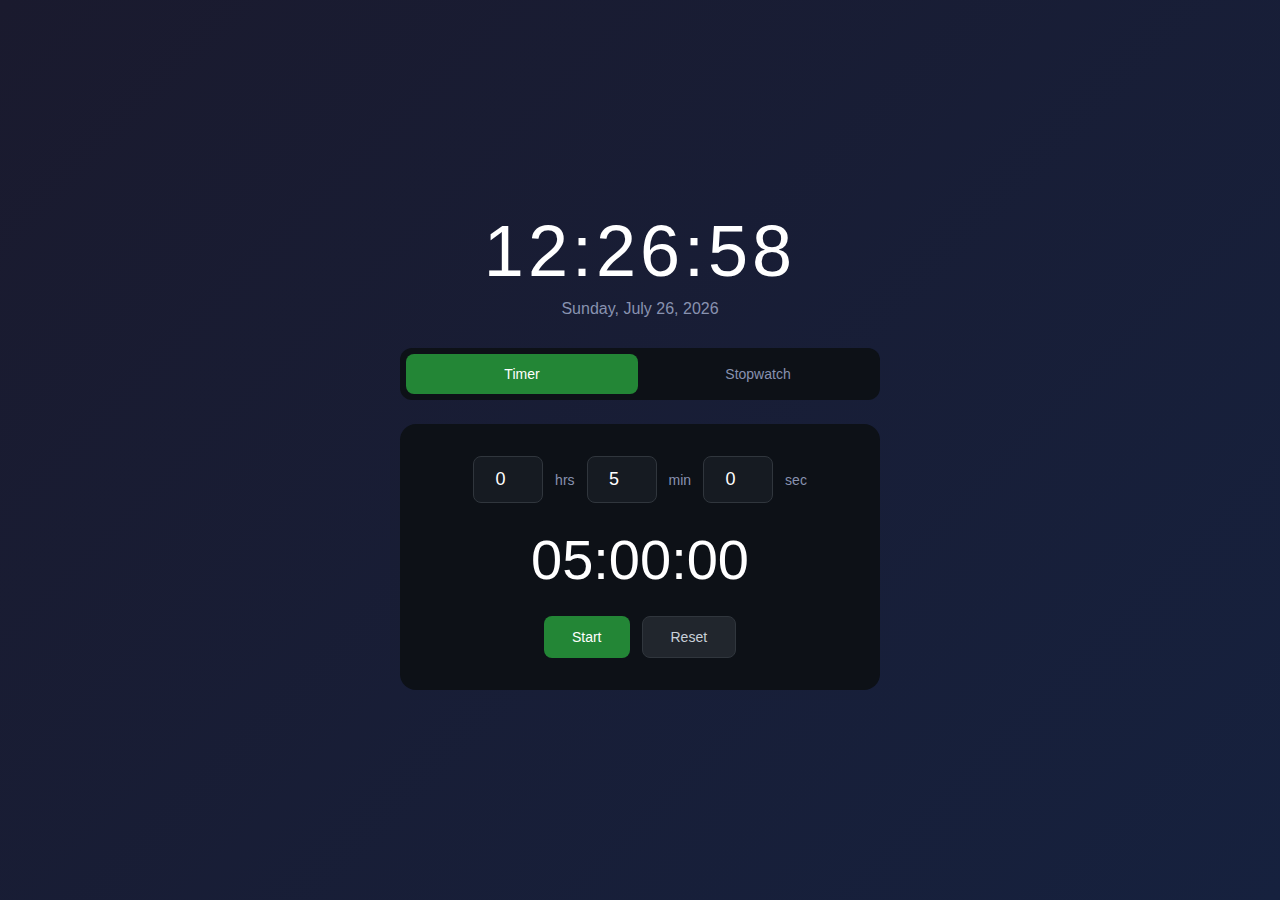
<file: index.html>
<!DOCTYPE html>
<html lang="en">
<head>
    <meta charset="UTF-8">
    <meta name="viewport" content="width=device-width, initial-scale=1.0">
    <title>Clock & Timer</title>
    <style>
        * {
            margin: 0;
            padding: 0;
            box-sizing: border-box;
        }

        body {
            font-family: -apple-system, BlinkMacSystemFont, 'Segoe UI', Roboto, sans-serif;
            background: linear-gradient(135deg, #1a1a2e 0%, #16213e 100%);
            min-height: 100vh;
            display: flex;
            justify-content: center;
            align-items: center;
            padding: 20px;
        }

        .container {
            width: 100%;
            max-width: 480px;
        }

        .clock-display {
            text-align: center;
            margin-bottom: 30px;
        }

        .clock-time {
            font-size: 72px;
            font-weight: 300;
            color: #fff;
            letter-spacing: 4px;
            font-variant-numeric: tabular-nums;
        }

        .clock-date {
            font-size: 16px;
            color: #8892b0;
            margin-top: 8px;
        }

        .tabs {
            display: flex;
            gap: 4px;
            background: #0d1117;
            padding: 6px;
            border-radius: 12px;
            margin-bottom: 24px;
        }

        .tab {
            flex: 1;
            padding: 12px 16px;
            border: none;
            background: transparent;
            color: #8892b0;
            font-size: 14px;
            font-weight: 500;
            cursor: pointer;
            border-radius: 8px;
            transition: all 0.2s ease;
        }

        .tab.active {
            background: #238636;
            color: #fff;
        }

        .tab:hover:not(.active) {
            background: rgba(255, 255, 255, 0.05);
            color: #c9d1d9;
        }

        .panel {
            background: #0d1117;
            border-radius: 16px;
            padding: 32px;
            display: none;
        }

        .panel.active {
            display: block;
        }

        .timer-display {
            font-size: 56px;
            font-weight: 300;
            color: #fff;
            text-align: center;
            font-variant-numeric: tabular-nums;
            margin-bottom: 24px;
        }

        .timer-input-group {
            display: flex;
            justify-content: center;
            gap: 12px;
            margin-bottom: 24px;
        }

        .timer-input-group input {
            width: 70px;
            padding: 12px;
            border: 1px solid #30363d;
            background: #161b22;
            border-radius: 8px;
            color: #fff;
            font-size: 18px;
            text-align: center;
        }

        .timer-input-group input:focus {
            outline: none;
            border-color: #238636;
        }

        .timer-input-group span {
            color: #8892b0;
            font-size: 14px;
            align-self: center;
        }

        .controls {
            display: flex;
            justify-content: center;
            gap: 12px;
        }

        .btn {
            padding: 12px 28px;
            border: none;
            border-radius: 8px;
            font-size: 14px;
            font-weight: 500;
            cursor: pointer;
            transition: all 0.2s ease;
        }

        .btn-primary {
            background: #238636;
            color: #fff;
        }

        .btn-primary:hover {
            background: #2ea043;
        }

        .btn-secondary {
            background: #21262d;
            color: #c9d1d9;
            border: 1px solid #30363d;
        }

        .btn-secondary:hover {
            background: #30363d;
        }

        .lap-list {
            max-height: 200px;
            overflow-y: auto;
            margin-top: 20px;
        }

        .lap-item {
            display: flex;
            justify-content: space-between;
            padding: 10px 16px;
            background: #161b22;
            border-radius: 8px;
            margin-bottom: 8px;
            color: #c9d1d9;
            font-size: 14px;
        }

        .lap-number {
            color: #8b949e;
        }

        .lap-time {
            font-variant-numeric: tabular-nums;
        }

        ::-webkit-scrollbar {
            width: 6px;
        }

        ::-webkit-scrollbar-track {
            background: #161b22;
            border-radius: 3px;
        }

        ::-webkit-scrollbar-thumb {
            background: #30363d;
            border-radius: 3px;
        }
    </style>
</head>
<body>
    <div class="container">
        <div class="clock-display">
            <div class="clock-time" id="clockTime">00:00:00</div>
            <div class="clock-date" id="clockDate"></div>
        </div>

        <div class="tabs">
            <button class="tab active" data-tab="timer">Timer</button>
            <button class="tab" data-tab="stopwatch">Stopwatch</button>
        </div>

        <div class="panel active" id="timerPanel">
            <div class="timer-input-group" id="timerInputGroup">
                <input type="number" id="hours" placeholder="00" min="0" max="99" value="0">
                <span>hrs</span>
                <input type="number" id="minutes" placeholder="00" min="0" max="59" value="5">
                <span>min</span>
                <input type="number" id="seconds" placeholder="00" min="0" max="59" value="0">
                <span>sec</span>
            </div>
            <div class="timer-display" id="timerDisplay">05:00:00</div>
            <div class="controls">
                <button class="btn btn-primary" id="timerStartBtn">Start</button>
                <button class="btn btn-secondary" id="timerResetBtn">Reset</button>
            </div>
        </div>

        <div class="panel" id="stopwatchPanel">
            <div class="timer-display" id="stopwatchDisplay">00:00:00</div>
            <div class="controls">
                <button class="btn btn-primary" id="stopwatchStartBtn">Start</button>
                <button class="btn btn-secondary" id="lapBtn">Lap</button>
                <button class="btn btn-secondary" id="stopwatchResetBtn">Reset</button>
            </div>
            <div class="lap-list" id="lapList"></div>
        </div>
    </div>

    <script>
        const clockTime = document.getElementById('clockTime');
        const clockDate = document.getElementById('clockDate');
        const tabs = document.querySelectorAll('.tab');
        const panels = document.querySelectorAll('.panel');

        const timerDisplay = document.getElementById('timerDisplay');
        const timerInputGroup = document.getElementById('timerInputGroup');
        const hoursInput = document.getElementById('hours');
        const minutesInput = document.getElementById('minutes');
        const secondsInput = document.getElementById('seconds');
        const timerStartBtn = document.getElementById('timerStartBtn');
        const timerResetBtn = document.getElementById('timerResetBtn');

        const stopwatchDisplay = document.getElementById('stopwatchDisplay');
        const stopwatchStartBtn = document.getElementById('stopwatchStartBtn');
        const lapBtn = document.getElementById('lapBtn');
        const stopwatchResetBtn = document.getElementById('stopwatchResetBtn');
        const lapList = document.getElementById('lapList');

        let timerInterval = null;
        let timerRunning = false;
        let timerSeconds = 300;

        let stopwatchInterval = null;
        let stopwatchRunning = false;
        let stopwatchMs = 0;
        let lapCount = 0;

        function updateClock() {
            const now = new Date();
            const hours = String(now.getHours()).padStart(2, '0');
            const minutes = String(now.getMinutes()).padStart(2, '0');
            const seconds = String(now.getSeconds()).padStart(2, '0');
            clockTime.textContent = `${hours}:${minutes}:${seconds}`;

            const options = { weekday: 'long', year: 'numeric', month: 'long', day: 'numeric' };
            clockDate.textContent = now.toLocaleDateString('en-US', options);
        }

        function formatTime(totalSeconds) {
            const hrs = Math.floor(totalSeconds / 3600);
            const mins = Math.floor((totalSeconds % 3600) / 60);
            const secs = totalSeconds % 60;
            return `${String(hrs).padStart(2, '0')}:${String(mins).padStart(2, '0')}:${String(secs).padStart(2, '0')}`;
        }

        function formatStopwatch(ms) {
            const totalSecs = Math.floor(ms / 1000);
            const mins = Math.floor(totalSecs / 60);
            const secs = totalSecs % 60;
            const centis = Math.floor((ms % 1000) / 10);
            return `${String(mins).padStart(2, '0')}:${String(secs).padStart(2, '0')}.${String(centis).padStart(2, '0')}`;
        }

        tabs.forEach(tab => {
            tab.addEventListener('click', () => {
                tabs.forEach(t => t.classList.remove('active'));
                panels.forEach(p => p.classList.remove('active'));
                tab.classList.add('active');
                document.getElementById(`${tab.dataset.tab}Panel`).classList.add('active');
            });
        });

        timerStartBtn.addEventListener('click', () => {
            if (!timerRunning) {
                const h = parseInt(hoursInput.value) || 0;
                const m = parseInt(minutesInput.value) || 0;
                const s = parseInt(secondsInput.value) || 0;
                timerSeconds = h * 3600 + m * 60 + s;
                if (timerSeconds <= 0) return;
                timerDisplay.textContent = formatTime(timerSeconds);
                timerInputGroup.style.display = 'none';
                timerRunning = true;
                timerStartBtn.textContent = 'Pause';
                timerInterval = setInterval(() => {
                    timerSeconds--;
                    timerDisplay.textContent = formatTime(timerSeconds);
                    if (timerSeconds <= 0) {
                        clearInterval(timerInterval);
                        timerRunning = false;
                        timerStartBtn.textContent = 'Start';
                        timerDisplay.textContent = '00:00:00';
                        timerInputGroup.style.display = 'flex';
                    }
                }, 1000);
            } else {
                clearInterval(timerInterval);
                timerRunning = false;
                timerStartBtn.textContent = 'Resume';
            }
        });

        timerResetBtn.addEventListener('click', () => {
            clearInterval(timerInterval);
            timerRunning = false;
            timerSeconds = parseInt(hoursInput.value) * 3600 + parseInt(minutesInput.value) * 60 + parseInt(secondsInput.value);
            if (timerSeconds <= 0) timerSeconds = 300;
            timerDisplay.textContent = formatTime(timerSeconds);
            timerStartBtn.textContent = 'Start';
            timerInputGroup.style.display = 'flex';
        });

        stopwatchStartBtn.addEventListener('click', () => {
            if (!stopwatchRunning) {
                stopwatchRunning = true;
                stopwatchStartBtn.textContent = 'Pause';
                lapBtn.disabled = false;
                stopwatchInterval = setInterval(() => {
                    stopwatchMs += 10;
                    stopwatchDisplay.textContent = formatStopwatch(stopwatchMs);
                }, 10);
            } else {
                clearInterval(stopwatchInterval);
                stopwatchRunning = false;
                stopwatchStartBtn.textContent = 'Resume';
            }
        });

        lapBtn.addEventListener('click', () => {
            if (stopwatchRunning || stopwatchMs > 0) {
                lapCount++;
                const lapItem = document.createElement('div');
                lapItem.className = 'lap-item';
                lapItem.innerHTML = `
                    <span class="lap-number">Lap ${lapCount}</span>
                    <span class="lap-time">${formatStopwatch(stopwatchMs)}</span>
                `;
                lapList.insertBefore(lapItem, lapList.firstChild);
            }
        });

        stopwatchResetBtn.addEventListener('click', () => {
            clearInterval(stopwatchInterval);
            stopwatchRunning = false;
            stopwatchMs = 0;
            lapCount = 0;
            stopwatchDisplay.textContent = '00:00:00';
            stopwatchStartBtn.textContent = 'Start';
            lapList.innerHTML = '';
        });

        updateClock();
        setInterval(updateClock, 1000);
    </script>
</body>
</html>
</file>
